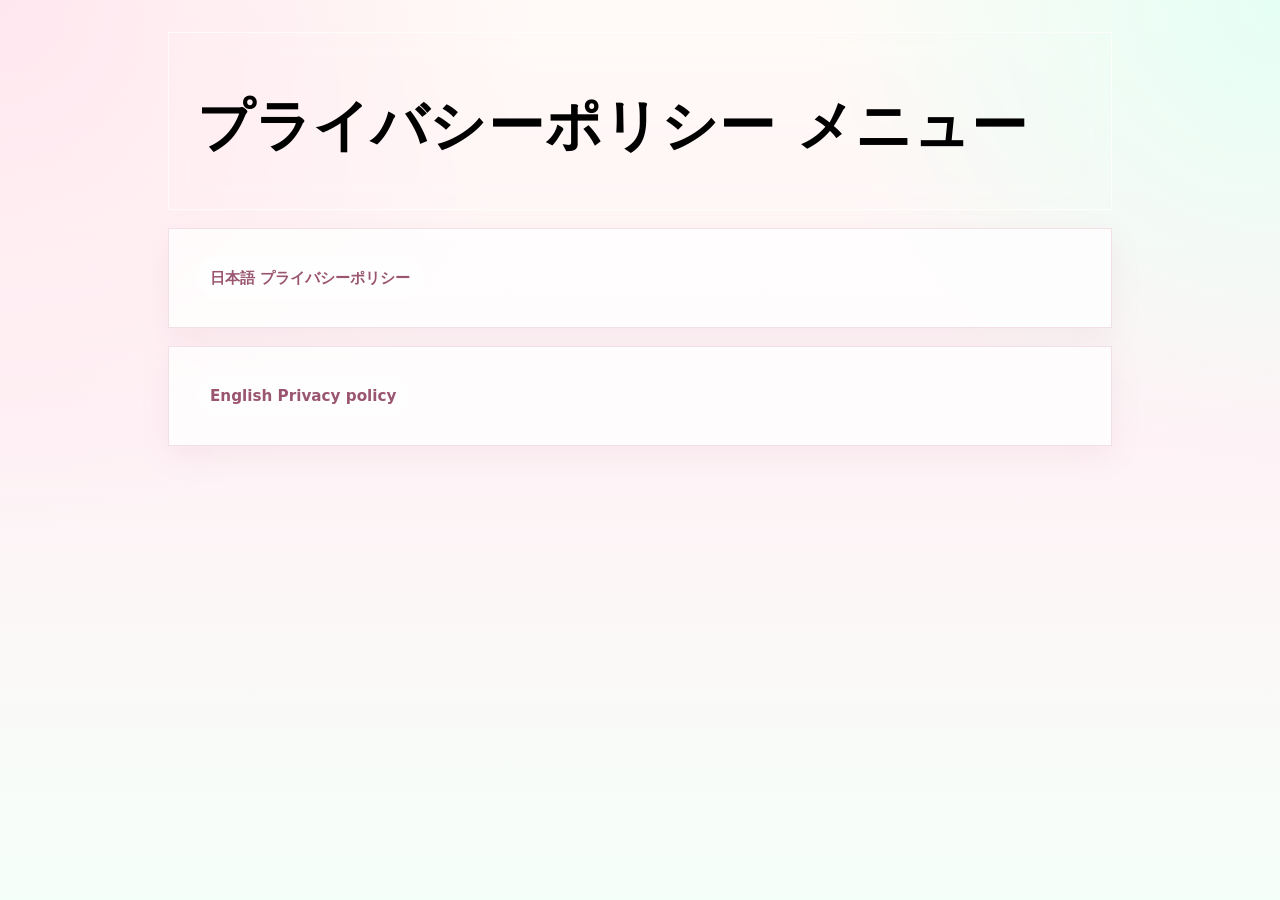
<file: index.html>
<!doctype html>
<html lang="ja">
<head>
  <meta charset="utf-8" />
  <meta name="viewport" content="width=device-width, initial-scale=1" />
  <title>プライバシーポリシー | MyTextEditer</title>
  <meta name="description" content="Androidアプリ MyTextEditer のプライバシーポリシーです。" />
  <link rel="stylesheet" href="style.css"></link>
</head>
<body>
  <div class="page">
    <header class="hero">
      <h1>プライバシーポリシー メニュー</h1>
    </header>
    <section>
      <a class="lang-link" href="./policy_jp.html" lang="ja">日本語 プライバシーポリシー</a>
    </section>
    <section>
      <a class="lang-link" href="./policy_en.html" lang="en">English Privacy policy</a>
    </section>
  </div>
</body>
</file>
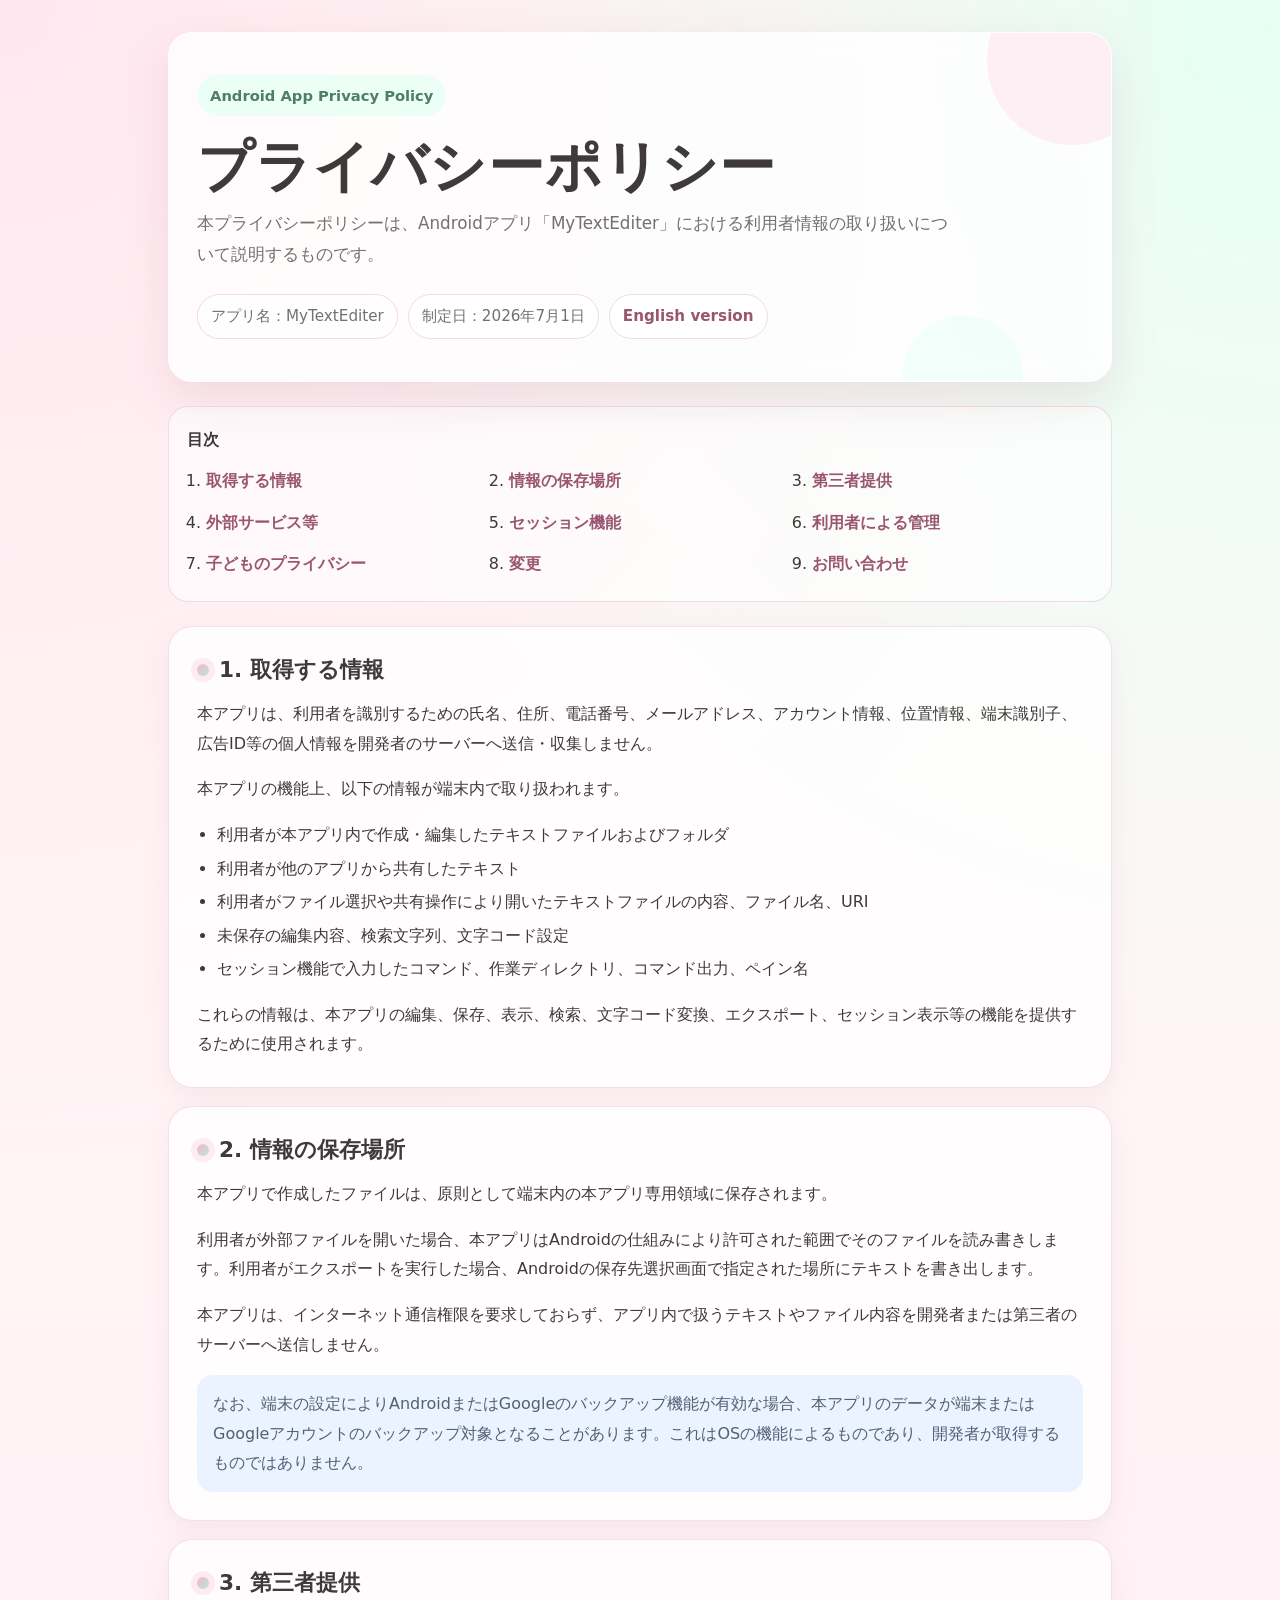
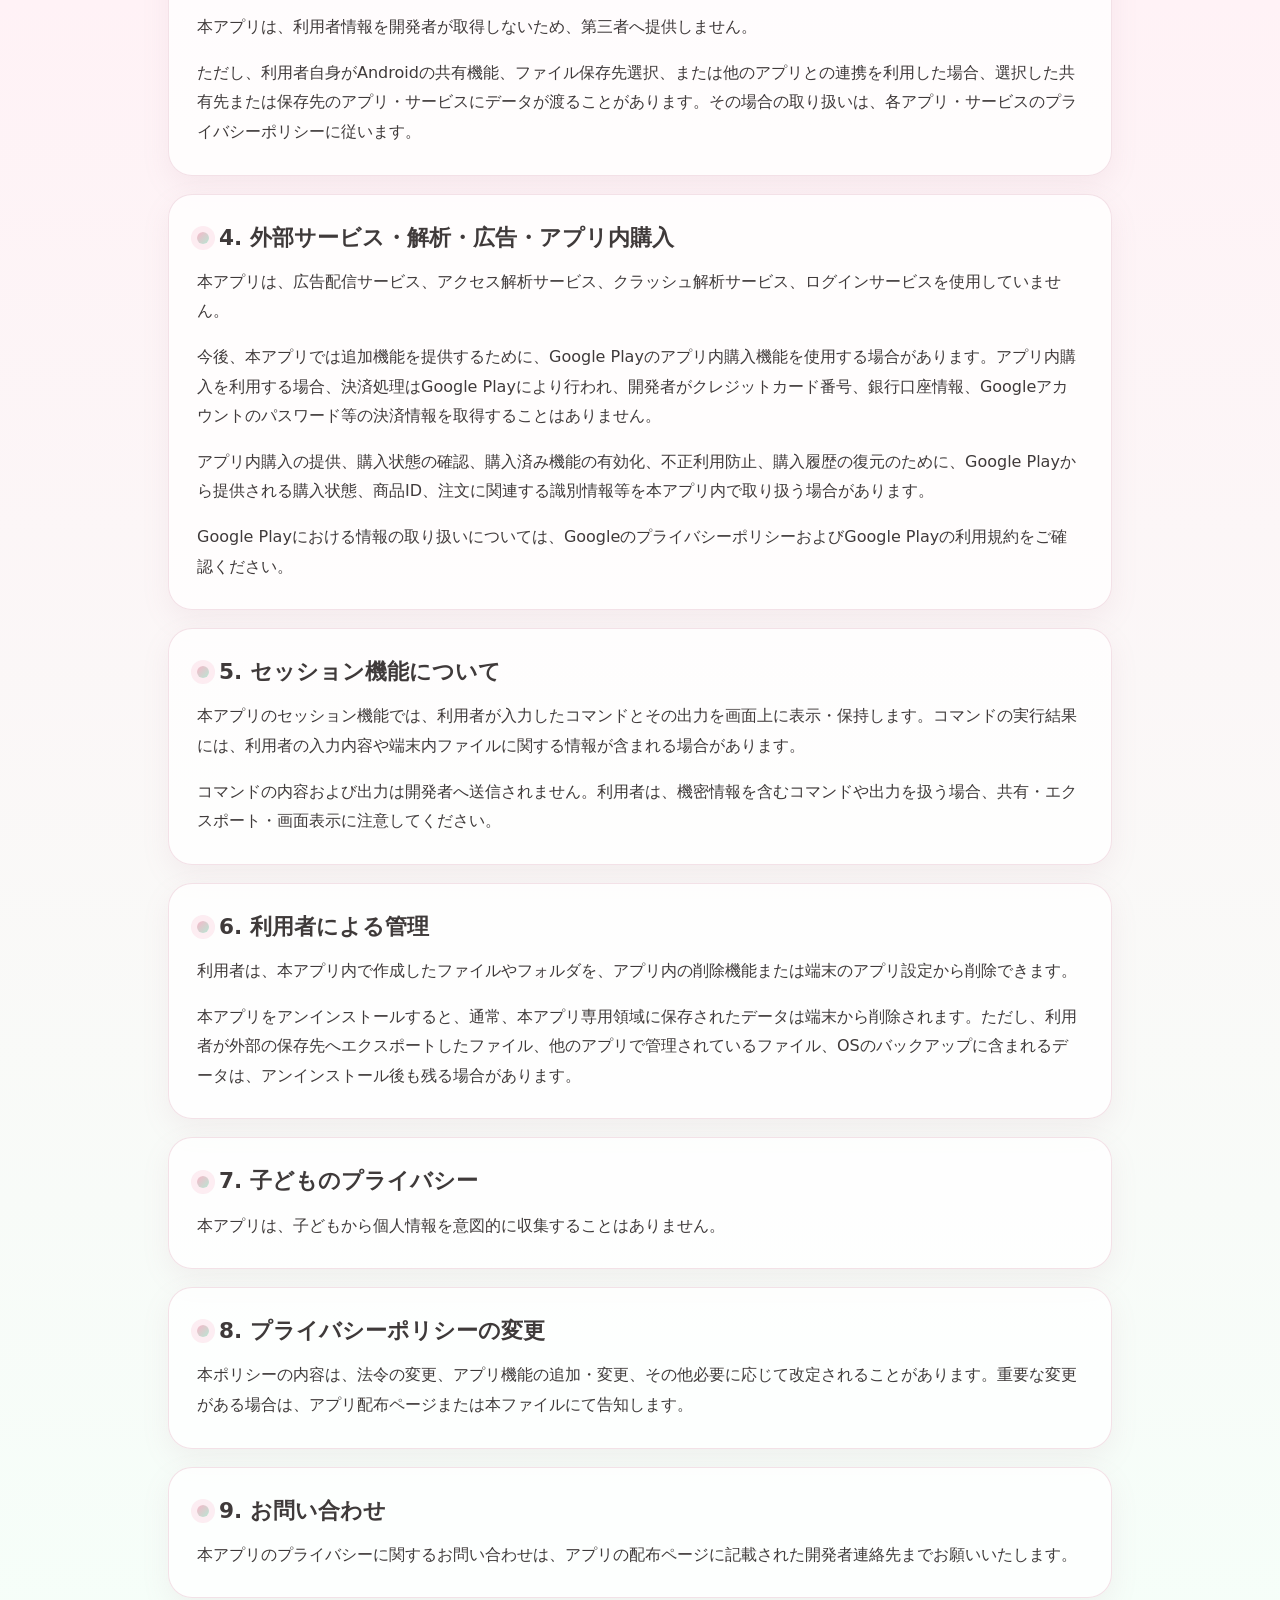
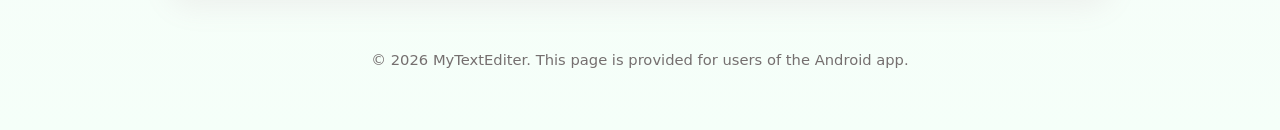
<file: Index.html>
<!doctype html>
<html lang="ja">
<head>
  <meta charset="utf-8" />
  <meta name="viewport" content="width=device-width, initial-scale=1" />
  <title>プライバシーポリシー | MyTextEditer</title>
  <meta name="description" content="Androidアプリ MyTextEditer のプライバシーポリシーです。" />
  <style>
    :root {
      --bg: #fffaf7;
      --card: #ffffffcc;
      --text: #3f3a3a;
      --muted: #756f6f;
      --main: #f7b7c9;
      --main-soft: #ffe7ef;
      --accent: #b8e6d3;
      --accent-soft: #ecfff7;
      --blue-soft: #eaf3ff;
      --line: #f0d9e1;
      --shadow: 0 18px 45px rgba(177, 126, 143, 0.18);
      --radius: 24px;
    }

    * {
      box-sizing: border-box;
    }

    body {
      margin: 0;
      font-family: system-ui, -apple-system, BlinkMacSystemFont, "Segoe UI", sans-serif;
      line-height: 1.85;
      color: var(--text);
      background:
        radial-gradient(circle at top left, #ffe7ef 0, transparent 34%),
        radial-gradient(circle at top right, #e5fff4 0, transparent 30%),
        linear-gradient(180deg, #fffaf7 0%, #fff2f6 48%, #f5fff9 100%);
      min-height: 100vh;
    }

    a {
      color: #9a5670;
      text-decoration: none;
      font-weight: 700;
    }

    a:hover {
      text-decoration: underline;
    }

    .page {
      width: min(100%, 980px);
      margin: 0 auto;
      padding: 32px 18px 56px;
    }

    .hero {
      position: relative;
      overflow: hidden;
      padding: 42px 28px;
      border: 1px solid rgba(255, 255, 255, 0.7);
      border-radius: var(--radius);
      background: var(--card);
      box-shadow: var(--shadow);
      backdrop-filter: blur(12px);
    }

    .hero::before,
    .hero::after {
      content: "";
      position: absolute;
      border-radius: 999px;
      opacity: 0.65;
      pointer-events: none;
    }

    .hero::before {
      width: 170px;
      height: 170px;
      right: -46px;
      top: -58px;
      background: var(--main-soft);
    }

    .hero::after {
      width: 120px;
      height: 120px;
      right: 88px;
      bottom: -54px;
      background: var(--accent-soft);
    }

    .badge {
      display: inline-flex;
      align-items: center;
      gap: 8px;
      padding: 7px 13px;
      border-radius: 999px;
      background: var(--accent-soft);
      color: #4f7c6b;
      font-size: 0.92rem;
      font-weight: 700;
    }

    h1 {
      position: relative;
      margin: 18px 0 8px;
      font-size: clamp(2rem, 5vw, 3.5rem);
      line-height: 1.18;
      letter-spacing: 0.02em;
    }

    .lead {
      position: relative;
      max-width: 760px;
      margin: 0;
      color: var(--muted);
      font-size: 1.05rem;
    }

    .meta {
      display: flex;
      flex-wrap: wrap;
      gap: 10px;
      margin: 24px 0 0;
    }

    .meta span,
    .lang-link {
      display: inline-flex;
      align-items: center;
      min-height: 38px;
      padding: 7px 13px;
      border: 1px solid var(--line);
      border-radius: 999px;
      background: rgba(255, 255, 255, 0.72);
      color: var(--muted);
      font-size: 0.95rem;
    }

    .lang-link {
      color: #9a5670;
    }

    .toc {
      margin: 24px 0;
      padding: 18px;
      border-radius: 20px;
      background: rgba(255, 255, 255, 0.62);
      border: 1px solid rgba(240, 217, 225, 0.9);
    }

    .toc strong {
      display: block;
      margin-bottom: 8px;
    }

    .toc ol {
      display: grid;
      grid-template-columns: repeat(auto-fit, minmax(220px, 1fr));
      gap: 4px 22px;
      margin: 0;
      padding-left: 1.2em;
    }

    main {
      margin-top: 24px;
    }

    section {
      margin: 18px 0;
      padding: 28px;
      border-radius: var(--radius);
      background: rgba(255, 255, 255, 0.78);
      border: 1px solid rgba(240, 217, 225, 0.78);
      box-shadow: 0 10px 28px rgba(177, 126, 143, 0.10);
    }

    h2 {
      display: flex;
      align-items: center;
      gap: 10px;
      margin: 0 0 14px;
      font-size: 1.35rem;
      line-height: 1.4;
    }

    h2::before {
      content: "";
      flex: 0 0 auto;
      width: 12px;
      height: 12px;
      border-radius: 50%;
      background: linear-gradient(135deg, var(--main), var(--accent));
      box-shadow: 0 0 0 6px rgba(247, 183, 201, 0.25);
    }

    p {
      margin: 0 0 1em;
    }

    p:last-child {
      margin-bottom: 0;
    }

    ul {
      margin: 0 0 1em;
      padding-left: 1.25em;
    }

    li {
      margin: 0.25em 0;
    }

    .note {
      margin-top: 12px;
      padding: 14px 16px;
      border-radius: 16px;
      background: var(--blue-soft);
      color: #526174;
    }

    footer {
      margin-top: 26px;
      padding: 22px 8px 0;
      color: var(--muted);
      text-align: center;
      font-size: 0.92rem;
    }

    @media (max-width: 640px) {
      .page {
        padding: 18px 12px 42px;
      }

      .hero,
      section {
        padding: 22px 18px;
      }

      .toc ol {
        grid-template-columns: 1fr;
      }
    }
  </style>
</head>
<body>
  <div class="page">
    <header class="hero">
      <div class="badge">Android App Privacy Policy</div>
      <h1>プライバシーポリシー</h1>
      <p class="lead">本プライバシーポリシーは、Androidアプリ「MyTextEditer」における利用者情報の取り扱いについて説明するものです。</p>
      <div class="meta" aria-label="基本情報">
        <span>アプリ名：MyTextEditer</span>
        <span>制定日：2026年7月1日</span>
        <a class="lang-link" href="./index_en.html" lang="en">English version</a>
      </div>
    </header>

    <nav class="toc" aria-label="目次">
      <strong>目次</strong>
      <ol>
        <li><a href="#section-1">取得する情報</a></li>
        <li><a href="#section-2">情報の保存場所</a></li>
        <li><a href="#section-3">第三者提供</a></li>
        <li><a href="#section-4">外部サービス等</a></li>
        <li><a href="#section-5">セッション機能</a></li>
        <li><a href="#section-6">利用者による管理</a></li>
        <li><a href="#section-7">子どものプライバシー</a></li>
        <li><a href="#section-8">変更</a></li>
        <li><a href="#section-9">お問い合わせ</a></li>
      </ol>
    </nav>

    <main>
      <section id="section-1">
        <h2>1. 取得する情報</h2>
        <p>本アプリは、利用者を識別するための氏名、住所、電話番号、メールアドレス、アカウント情報、位置情報、端末識別子、広告ID等の個人情報を開発者のサーバーへ送信・収集しません。</p>
        <p>本アプリの機能上、以下の情報が端末内で取り扱われます。</p>
        <ul>
          <li>利用者が本アプリ内で作成・編集したテキストファイルおよびフォルダ</li>
          <li>利用者が他のアプリから共有したテキスト</li>
          <li>利用者がファイル選択や共有操作により開いたテキストファイルの内容、ファイル名、URI</li>
          <li>未保存の編集内容、検索文字列、文字コード設定</li>
          <li>セッション機能で入力したコマンド、作業ディレクトリ、コマンド出力、ペイン名</li>
        </ul>
        <p>これらの情報は、本アプリの編集、保存、表示、検索、文字コード変換、エクスポート、セッション表示等の機能を提供するために使用されます。</p>
      </section>

      <section id="section-2">
        <h2>2. 情報の保存場所</h2>
        <p>本アプリで作成したファイルは、原則として端末内の本アプリ専用領域に保存されます。</p>
        <p>利用者が外部ファイルを開いた場合、本アプリはAndroidの仕組みにより許可された範囲でそのファイルを読み書きします。利用者がエクスポートを実行した場合、Androidの保存先選択画面で指定された場所にテキストを書き出します。</p>
        <p>本アプリは、インターネット通信権限を要求しておらず、アプリ内で扱うテキストやファイル内容を開発者または第三者のサーバーへ送信しません。</p>
        <p class="note">なお、端末の設定によりAndroidまたはGoogleのバックアップ機能が有効な場合、本アプリのデータが端末またはGoogleアカウントのバックアップ対象となることがあります。これはOSの機能によるものであり、開発者が取得するものではありません。</p>
      </section>

      <section id="section-3">
        <h2>3. 第三者提供</h2>
        <p>本アプリは、利用者情報を開発者が取得しないため、第三者へ提供しません。</p>
        <p>ただし、利用者自身がAndroidの共有機能、ファイル保存先選択、または他のアプリとの連携を利用した場合、選択した共有先または保存先のアプリ・サービスにデータが渡ることがあります。その場合の取り扱いは、各アプリ・サービスのプライバシーポリシーに従います。</p>
      </section>

      <section id="section-4">
        <h2>4. 外部サービス・解析・広告・アプリ内購入</h2>
        <p>本アプリは、広告配信サービス、アクセス解析サービス、クラッシュ解析サービス、ログインサービスを使用していません。</p>
        <p>今後、本アプリでは追加機能を提供するために、Google Playのアプリ内購入機能を使用する場合があります。アプリ内購入を利用する場合、決済処理はGoogle Playにより行われ、開発者がクレジットカード番号、銀行口座情報、Googleアカウントのパスワード等の決済情報を取得することはありません。</p>
        <p>アプリ内購入の提供、購入状態の確認、購入済み機能の有効化、不正利用防止、購入履歴の復元のために、Google Playから提供される購入状態、商品ID、注文に関連する識別情報等を本アプリ内で取り扱う場合があります。</p>
        <p>Google Playにおける情報の取り扱いについては、GoogleのプライバシーポリシーおよびGoogle Playの利用規約をご確認ください。</p>
      </section>

      <section id="section-5">
        <h2>5. セッション機能について</h2>
        <p>本アプリのセッション機能では、利用者が入力したコマンドとその出力を画面上に表示・保持します。コマンドの実行結果には、利用者の入力内容や端末内ファイルに関する情報が含まれる場合があります。</p>
        <p>コマンドの内容および出力は開発者へ送信されません。利用者は、機密情報を含むコマンドや出力を扱う場合、共有・エクスポート・画面表示に注意してください。</p>
      </section>

      <section id="section-6">
        <h2>6. 利用者による管理</h2>
        <p>利用者は、本アプリ内で作成したファイルやフォルダを、アプリ内の削除機能または端末のアプリ設定から削除できます。</p>
        <p>本アプリをアンインストールすると、通常、本アプリ専用領域に保存されたデータは端末から削除されます。ただし、利用者が外部の保存先へエクスポートしたファイル、他のアプリで管理されているファイル、OSのバックアップに含まれるデータは、アンインストール後も残る場合があります。</p>
      </section>

      <section id="section-7">
        <h2>7. 子どものプライバシー</h2>
        <p>本アプリは、子どもから個人情報を意図的に収集することはありません。</p>
      </section>

      <section id="section-8">
        <h2>8. プライバシーポリシーの変更</h2>
        <p>本ポリシーの内容は、法令の変更、アプリ機能の追加・変更、その他必要に応じて改定されることがあります。重要な変更がある場合は、アプリ配布ページまたは本ファイルにて告知します。</p>
      </section>

      <section id="section-9">
        <h2>9. お問い合わせ</h2>
        <p>本アプリのプライバシーに関するお問い合わせは、アプリの配布ページに記載された開発者連絡先までお願いいたします。</p>
      </section>
    </main>

    <footer>
      <p>&copy; 2026 MyTextEditer. This page is provided for users of the Android app.</p>
    </footer>
  </div>
</body>
</html>
</file>
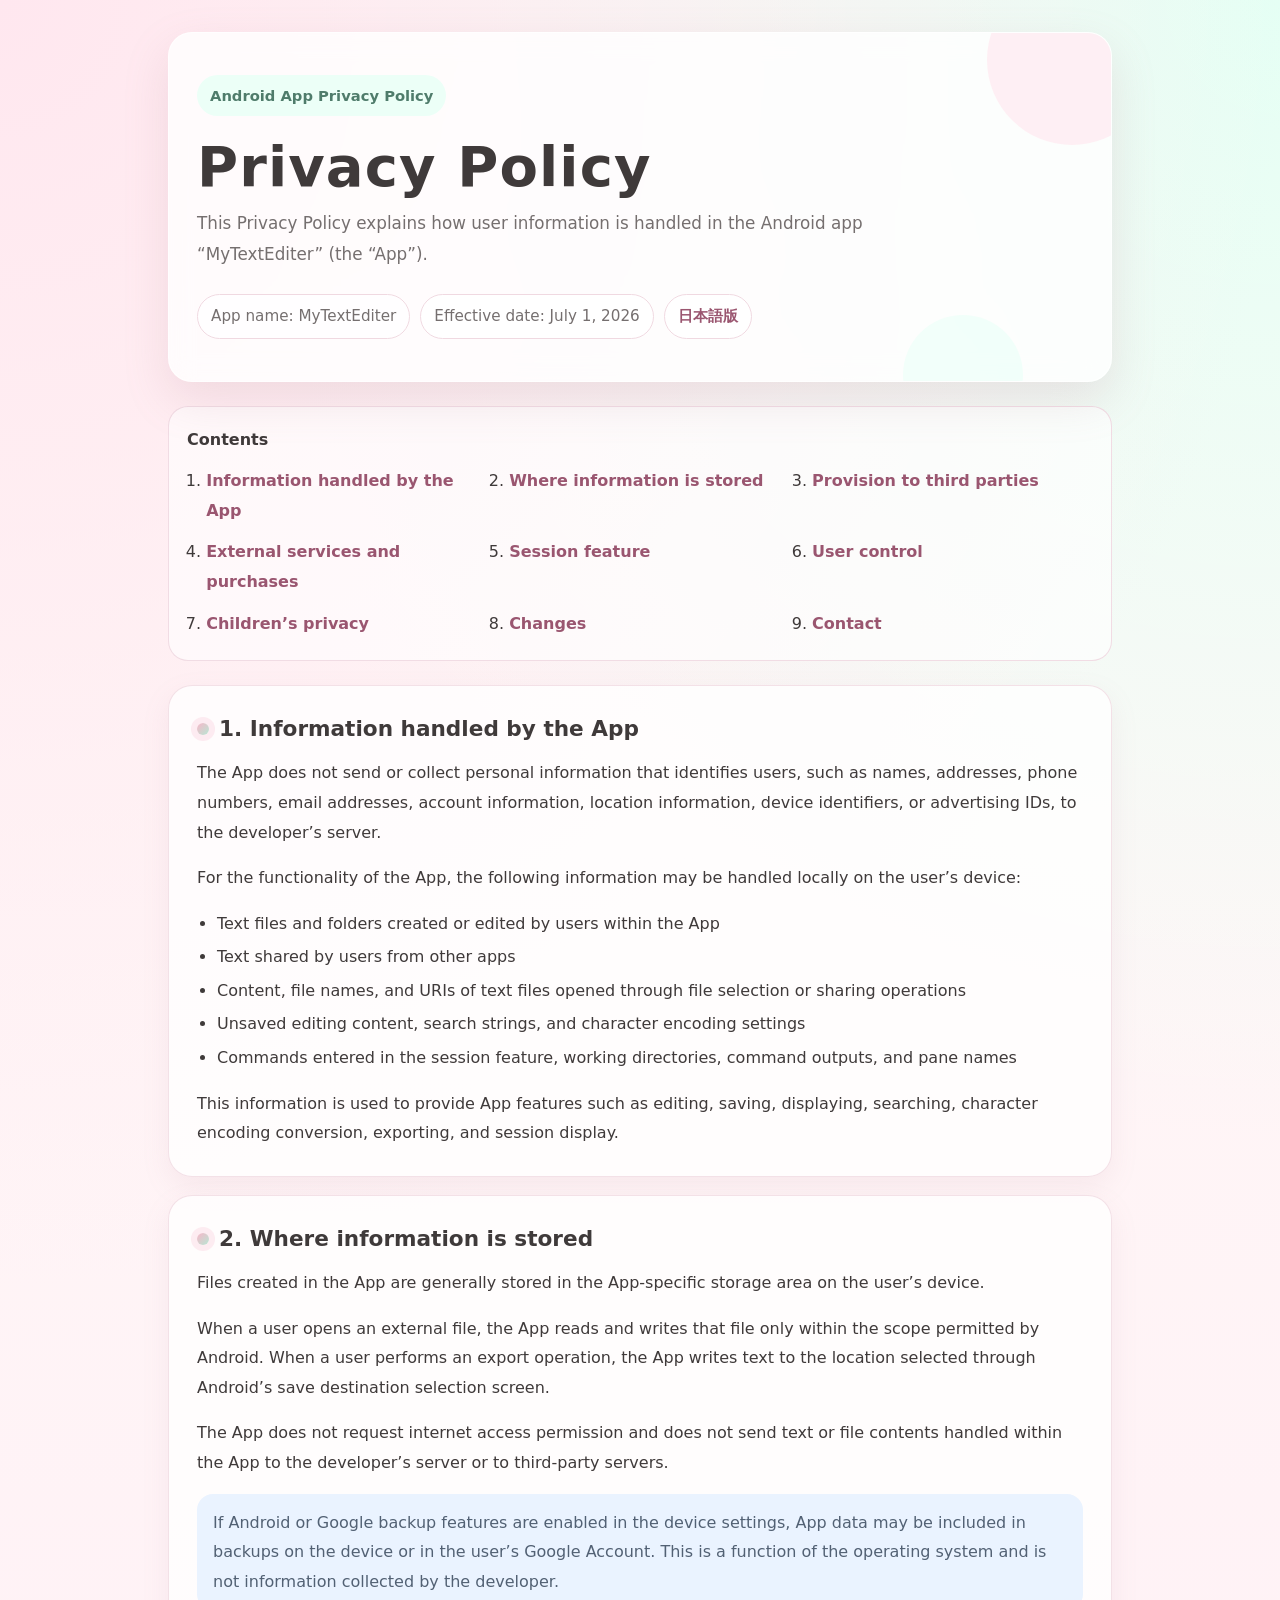
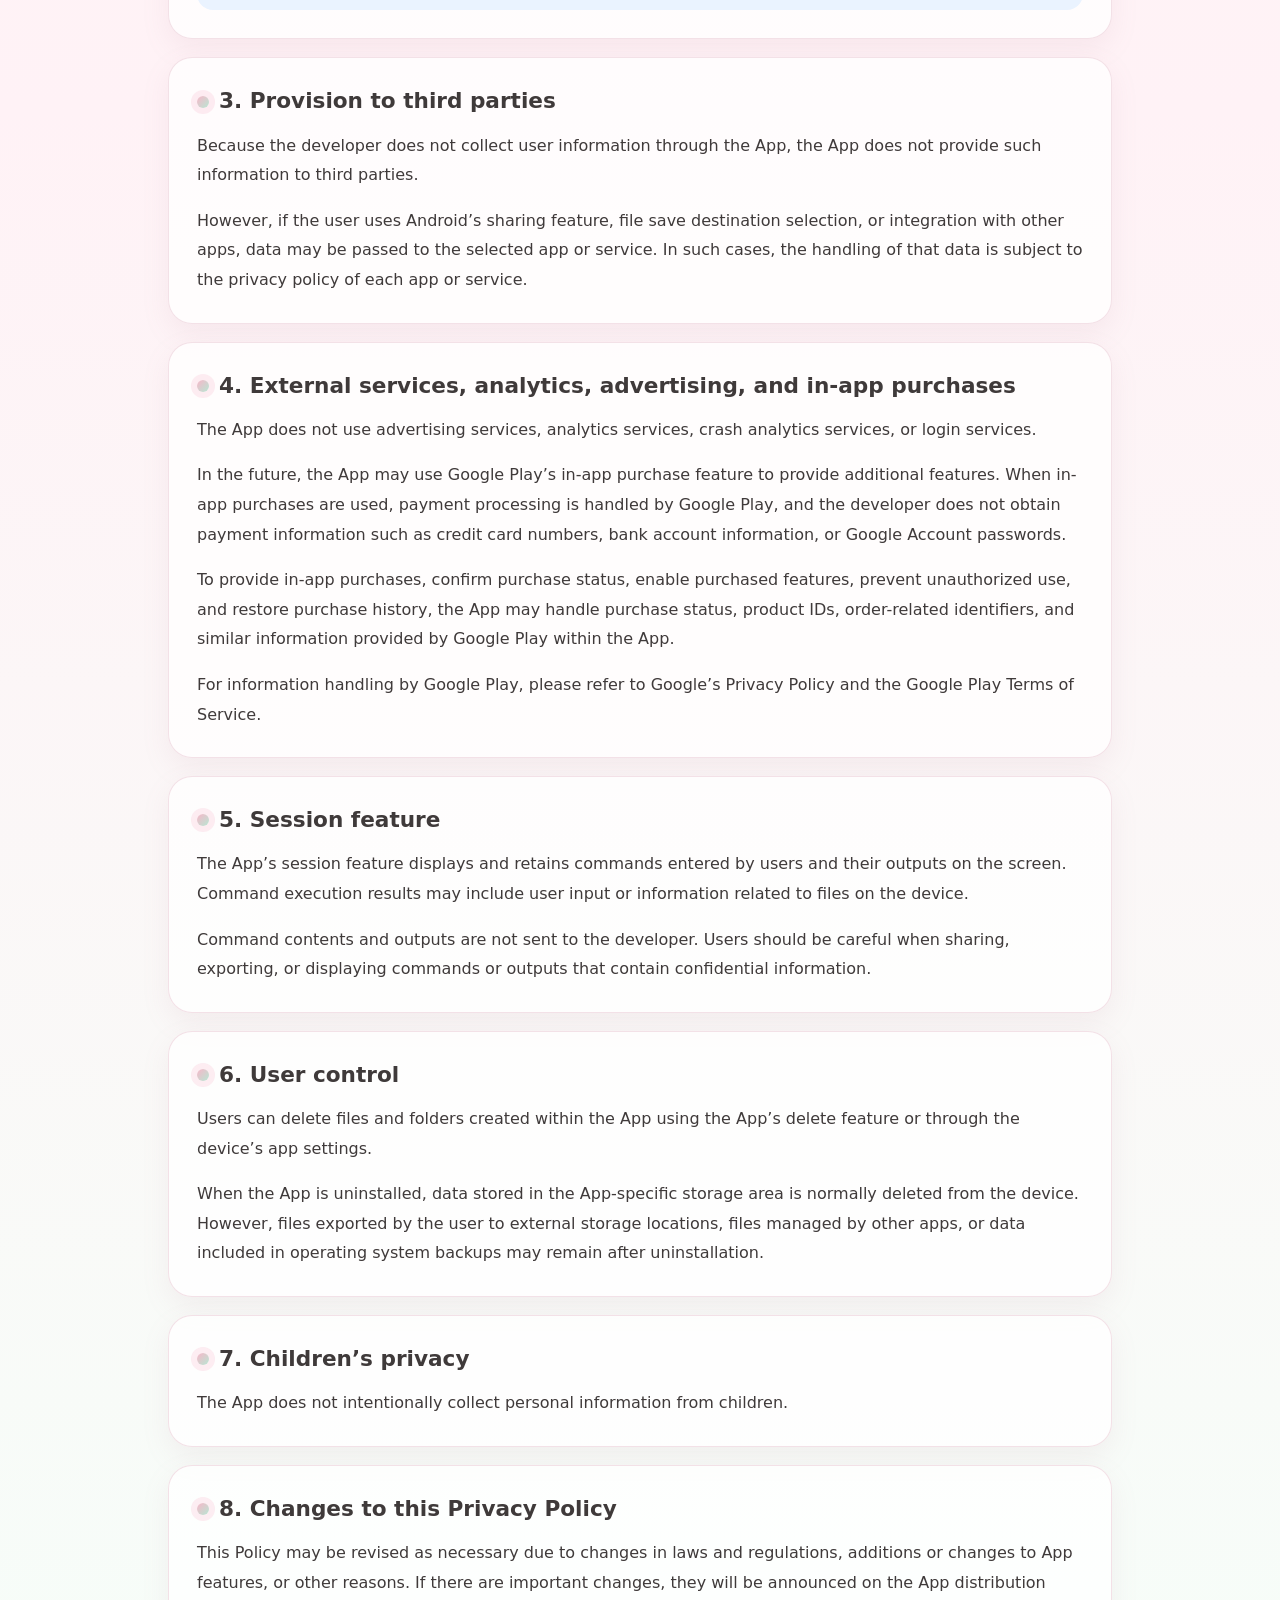
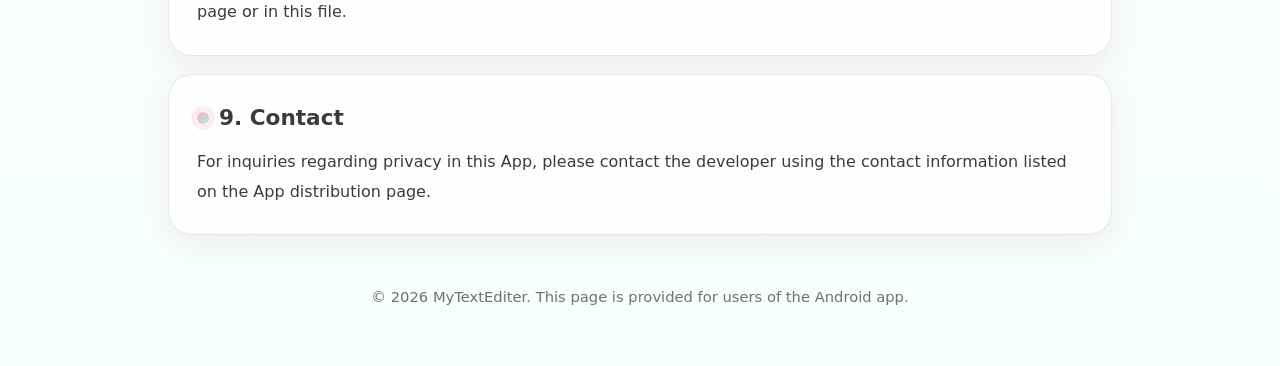
<file: index_en.html>
<!doctype html>
<html lang="en">
<head>
  <meta charset="utf-8" />
  <meta name="viewport" content="width=device-width, initial-scale=1" />
  <title>Privacy Policy | MyTextEditer</title>
  <meta name="description" content="Privacy Policy for the Android app MyTextEditer." />
  <style>
    :root {
      --bg: #fffaf7;
      --card: #ffffffcc;
      --text: #3f3a3a;
      --muted: #756f6f;
      --main: #f7b7c9;
      --main-soft: #ffe7ef;
      --accent: #b8e6d3;
      --accent-soft: #ecfff7;
      --blue-soft: #eaf3ff;
      --line: #f0d9e1;
      --shadow: 0 18px 45px rgba(177, 126, 143, 0.18);
      --radius: 24px;
    }

    * { box-sizing: border-box; }

    body {
      margin: 0;
      font-family: system-ui, -apple-system, BlinkMacSystemFont, "Segoe UI", sans-serif;
      line-height: 1.85;
      color: var(--text);
      background:
        radial-gradient(circle at top left, #ffe7ef 0, transparent 34%),
        radial-gradient(circle at top right, #e5fff4 0, transparent 30%),
        linear-gradient(180deg, #fffaf7 0%, #fff2f6 48%, #f5fff9 100%);
      min-height: 100vh;
    }

    a {
      color: #9a5670;
      text-decoration: none;
      font-weight: 700;
    }

    a:hover { text-decoration: underline; }

    .page {
      width: min(100%, 980px);
      margin: 0 auto;
      padding: 32px 18px 56px;
    }

    .hero {
      position: relative;
      overflow: hidden;
      padding: 42px 28px;
      border: 1px solid rgba(255, 255, 255, 0.7);
      border-radius: var(--radius);
      background: var(--card);
      box-shadow: var(--shadow);
      backdrop-filter: blur(12px);
    }

    .hero::before,
    .hero::after {
      content: "";
      position: absolute;
      border-radius: 999px;
      opacity: 0.65;
      pointer-events: none;
    }

    .hero::before {
      width: 170px;
      height: 170px;
      right: -46px;
      top: -58px;
      background: var(--main-soft);
    }

    .hero::after {
      width: 120px;
      height: 120px;
      right: 88px;
      bottom: -54px;
      background: var(--accent-soft);
    }

    .badge {
      display: inline-flex;
      align-items: center;
      gap: 8px;
      padding: 7px 13px;
      border-radius: 999px;
      background: var(--accent-soft);
      color: #4f7c6b;
      font-size: 0.92rem;
      font-weight: 700;
    }

    h1 {
      position: relative;
      margin: 18px 0 8px;
      font-size: clamp(2rem, 5vw, 3.5rem);
      line-height: 1.18;
      letter-spacing: 0.02em;
    }

    .lead {
      position: relative;
      max-width: 760px;
      margin: 0;
      color: var(--muted);
      font-size: 1.05rem;
    }

    .meta {
      display: flex;
      flex-wrap: wrap;
      gap: 10px;
      margin: 24px 0 0;
    }

    .meta span,
    .lang-link {
      display: inline-flex;
      align-items: center;
      min-height: 38px;
      padding: 7px 13px;
      border: 1px solid var(--line);
      border-radius: 999px;
      background: rgba(255, 255, 255, 0.72);
      color: var(--muted);
      font-size: 0.95rem;
    }

    .lang-link { color: #9a5670; }

    .toc {
      margin: 24px 0;
      padding: 18px;
      border-radius: 20px;
      background: rgba(255, 255, 255, 0.62);
      border: 1px solid rgba(240, 217, 225, 0.9);
    }

    .toc strong {
      display: block;
      margin-bottom: 8px;
    }

    .toc ol {
      display: grid;
      grid-template-columns: repeat(auto-fit, minmax(220px, 1fr));
      gap: 4px 22px;
      margin: 0;
      padding-left: 1.2em;
    }

    main { margin-top: 24px; }

    section {
      margin: 18px 0;
      padding: 28px;
      border-radius: var(--radius);
      background: rgba(255, 255, 255, 0.78);
      border: 1px solid rgba(240, 217, 225, 0.78);
      box-shadow: 0 10px 28px rgba(177, 126, 143, 0.10);
    }

    h2 {
      display: flex;
      align-items: center;
      gap: 10px;
      margin: 0 0 14px;
      font-size: 1.35rem;
      line-height: 1.4;
    }

    h2::before {
      content: "";
      flex: 0 0 auto;
      width: 12px;
      height: 12px;
      border-radius: 50%;
      background: linear-gradient(135deg, var(--main), var(--accent));
      box-shadow: 0 0 0 6px rgba(247, 183, 201, 0.25);
    }

    p { margin: 0 0 1em; }
    p:last-child { margin-bottom: 0; }
    ul { margin: 0 0 1em; padding-left: 1.25em; }
    li { margin: 0.25em 0; }

    .note {
      margin-top: 12px;
      padding: 14px 16px;
      border-radius: 16px;
      background: var(--blue-soft);
      color: #526174;
    }

    footer {
      margin-top: 26px;
      padding: 22px 8px 0;
      color: var(--muted);
      text-align: center;
      font-size: 0.92rem;
    }

    @media (max-width: 640px) {
      .page { padding: 18px 12px 42px; }
      .hero, section { padding: 22px 18px; }
      .toc ol { grid-template-columns: 1fr; }
    }
  </style>
</head>
<body>
  <div class="page">
    <header class="hero">
      <div class="badge">Android App Privacy Policy</div>
      <h1>Privacy Policy</h1>
      <p class="lead">This Privacy Policy explains how user information is handled in the Android app “MyTextEditer” (the “App”).</p>
      <div class="meta" aria-label="Basic information">
        <span>App name: MyTextEditer</span>
        <span>Effective date: July 1, 2026</span>
        <a class="lang-link" href="./index.html" lang="ja">日本語版</a>
      </div>
    </header>

    <nav class="toc" aria-label="Table of contents">
      <strong>Contents</strong>
      <ol>
        <li><a href="#section-1">Information handled by the App</a></li>
        <li><a href="#section-2">Where information is stored</a></li>
        <li><a href="#section-3">Provision to third parties</a></li>
        <li><a href="#section-4">External services and purchases</a></li>
        <li><a href="#section-5">Session feature</a></li>
        <li><a href="#section-6">User control</a></li>
        <li><a href="#section-7">Children’s privacy</a></li>
        <li><a href="#section-8">Changes</a></li>
        <li><a href="#section-9">Contact</a></li>
      </ol>
    </nav>

    <main>
      <section id="section-1">
        <h2>1. Information handled by the App</h2>
        <p>The App does not send or collect personal information that identifies users, such as names, addresses, phone numbers, email addresses, account information, location information, device identifiers, or advertising IDs, to the developer’s server.</p>
        <p>For the functionality of the App, the following information may be handled locally on the user’s device:</p>
        <ul>
          <li>Text files and folders created or edited by users within the App</li>
          <li>Text shared by users from other apps</li>
          <li>Content, file names, and URIs of text files opened through file selection or sharing operations</li>
          <li>Unsaved editing content, search strings, and character encoding settings</li>
          <li>Commands entered in the session feature, working directories, command outputs, and pane names</li>
        </ul>
        <p>This information is used to provide App features such as editing, saving, displaying, searching, character encoding conversion, exporting, and session display.</p>
      </section>

      <section id="section-2">
        <h2>2. Where information is stored</h2>
        <p>Files created in the App are generally stored in the App-specific storage area on the user’s device.</p>
        <p>When a user opens an external file, the App reads and writes that file only within the scope permitted by Android. When a user performs an export operation, the App writes text to the location selected through Android’s save destination selection screen.</p>
        <p>The App does not request internet access permission and does not send text or file contents handled within the App to the developer’s server or to third-party servers.</p>
        <p class="note">If Android or Google backup features are enabled in the device settings, App data may be included in backups on the device or in the user’s Google Account. This is a function of the operating system and is not information collected by the developer.</p>
      </section>

      <section id="section-3">
        <h2>3. Provision to third parties</h2>
        <p>Because the developer does not collect user information through the App, the App does not provide such information to third parties.</p>
        <p>However, if the user uses Android’s sharing feature, file save destination selection, or integration with other apps, data may be passed to the selected app or service. In such cases, the handling of that data is subject to the privacy policy of each app or service.</p>
      </section>

      <section id="section-4">
        <h2>4. External services, analytics, advertising, and in-app purchases</h2>
        <p>The App does not use advertising services, analytics services, crash analytics services, or login services.</p>
        <p>In the future, the App may use Google Play’s in-app purchase feature to provide additional features. When in-app purchases are used, payment processing is handled by Google Play, and the developer does not obtain payment information such as credit card numbers, bank account information, or Google Account passwords.</p>
        <p>To provide in-app purchases, confirm purchase status, enable purchased features, prevent unauthorized use, and restore purchase history, the App may handle purchase status, product IDs, order-related identifiers, and similar information provided by Google Play within the App.</p>
        <p>For information handling by Google Play, please refer to Google’s Privacy Policy and the Google Play Terms of Service.</p>
      </section>

      <section id="section-5">
        <h2>5. Session feature</h2>
        <p>The App’s session feature displays and retains commands entered by users and their outputs on the screen. Command execution results may include user input or information related to files on the device.</p>
        <p>Command contents and outputs are not sent to the developer. Users should be careful when sharing, exporting, or displaying commands or outputs that contain confidential information.</p>
      </section>

      <section id="section-6">
        <h2>6. User control</h2>
        <p>Users can delete files and folders created within the App using the App’s delete feature or through the device’s app settings.</p>
        <p>When the App is uninstalled, data stored in the App-specific storage area is normally deleted from the device. However, files exported by the user to external storage locations, files managed by other apps, or data included in operating system backups may remain after uninstallation.</p>
      </section>

      <section id="section-7">
        <h2>7. Children’s privacy</h2>
        <p>The App does not intentionally collect personal information from children.</p>
      </section>

      <section id="section-8">
        <h2>8. Changes to this Privacy Policy</h2>
        <p>This Policy may be revised as necessary due to changes in laws and regulations, additions or changes to App features, or other reasons. If there are important changes, they will be announced on the App distribution page or in this file.</p>
      </section>

      <section id="section-9">
        <h2>9. Contact</h2>
        <p>For inquiries regarding privacy in this App, please contact the developer using the contact information listed on the App distribution page.</p>
      </section>
    </main>

    <footer>
      <p>&copy; 2026 MyTextEditer. This page is provided for users of the Android app.</p>
    </footer>
  </div>
</body>
</html>
</file>
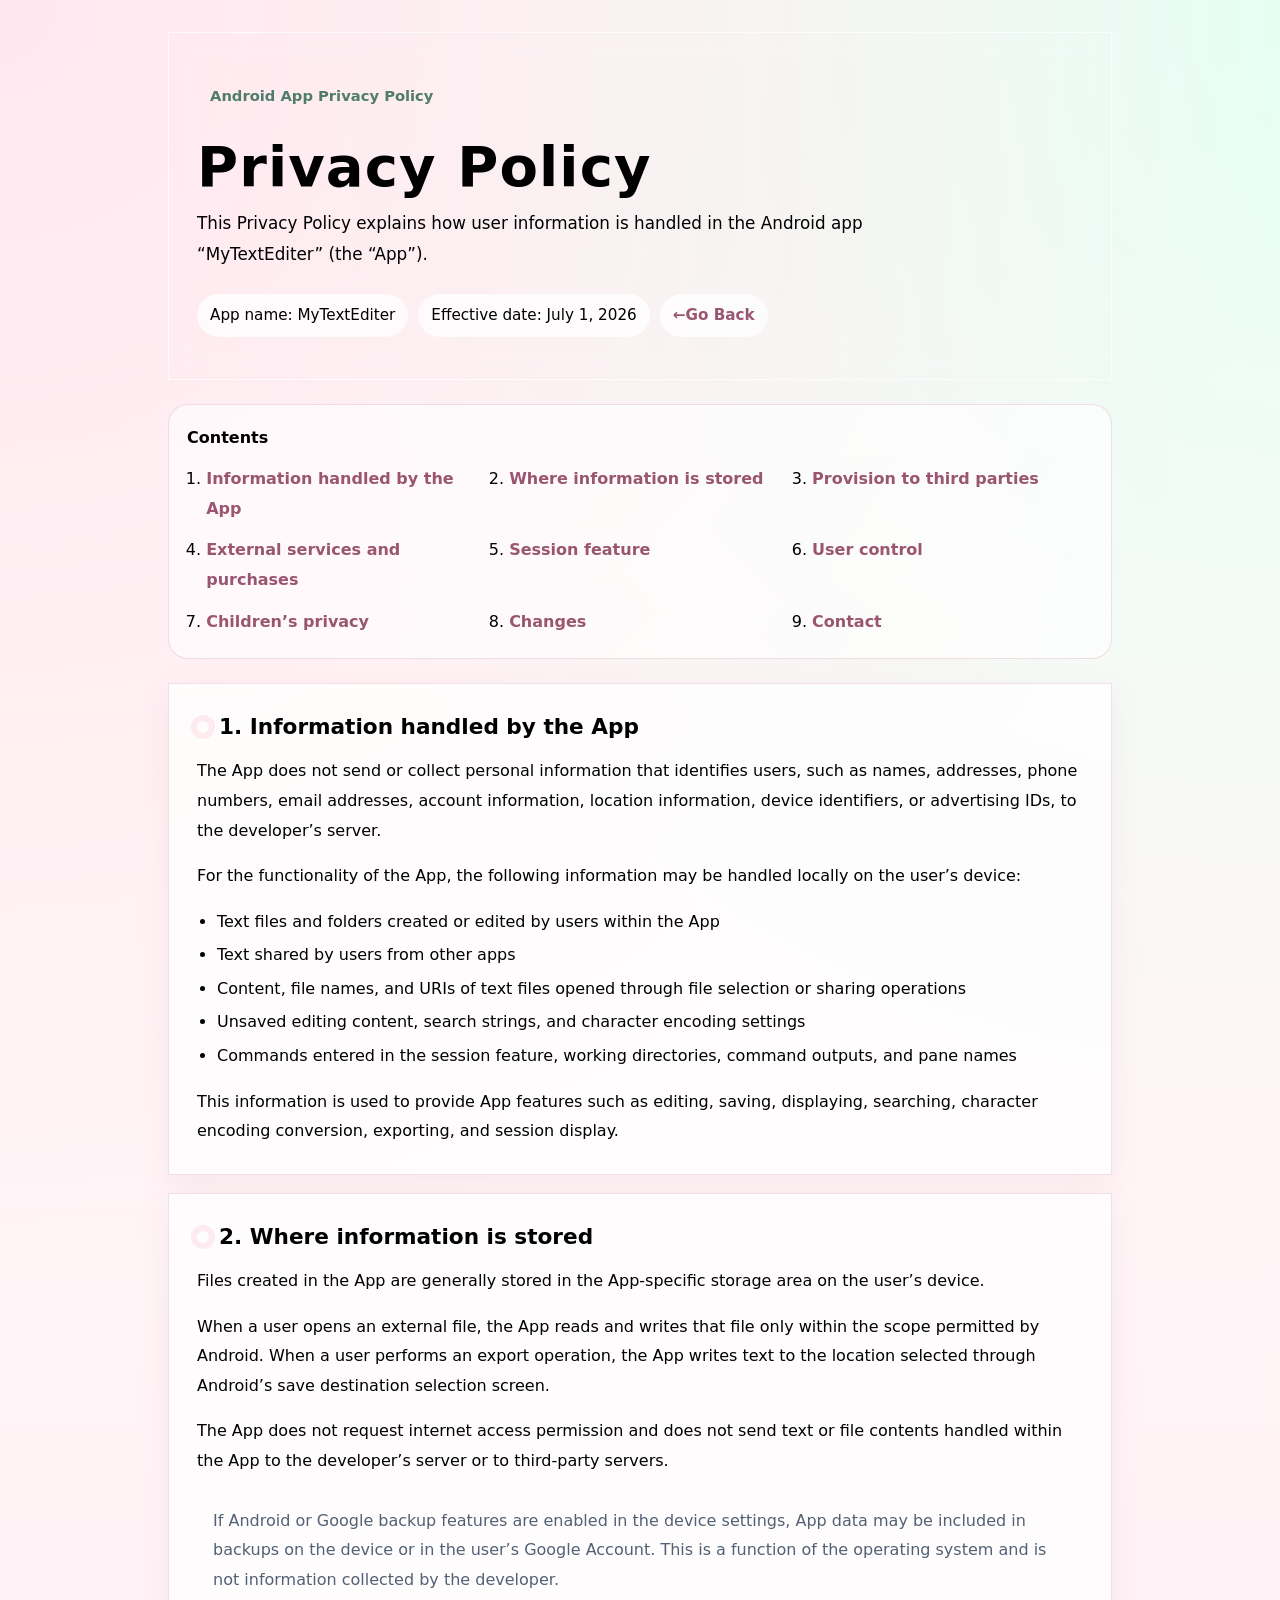
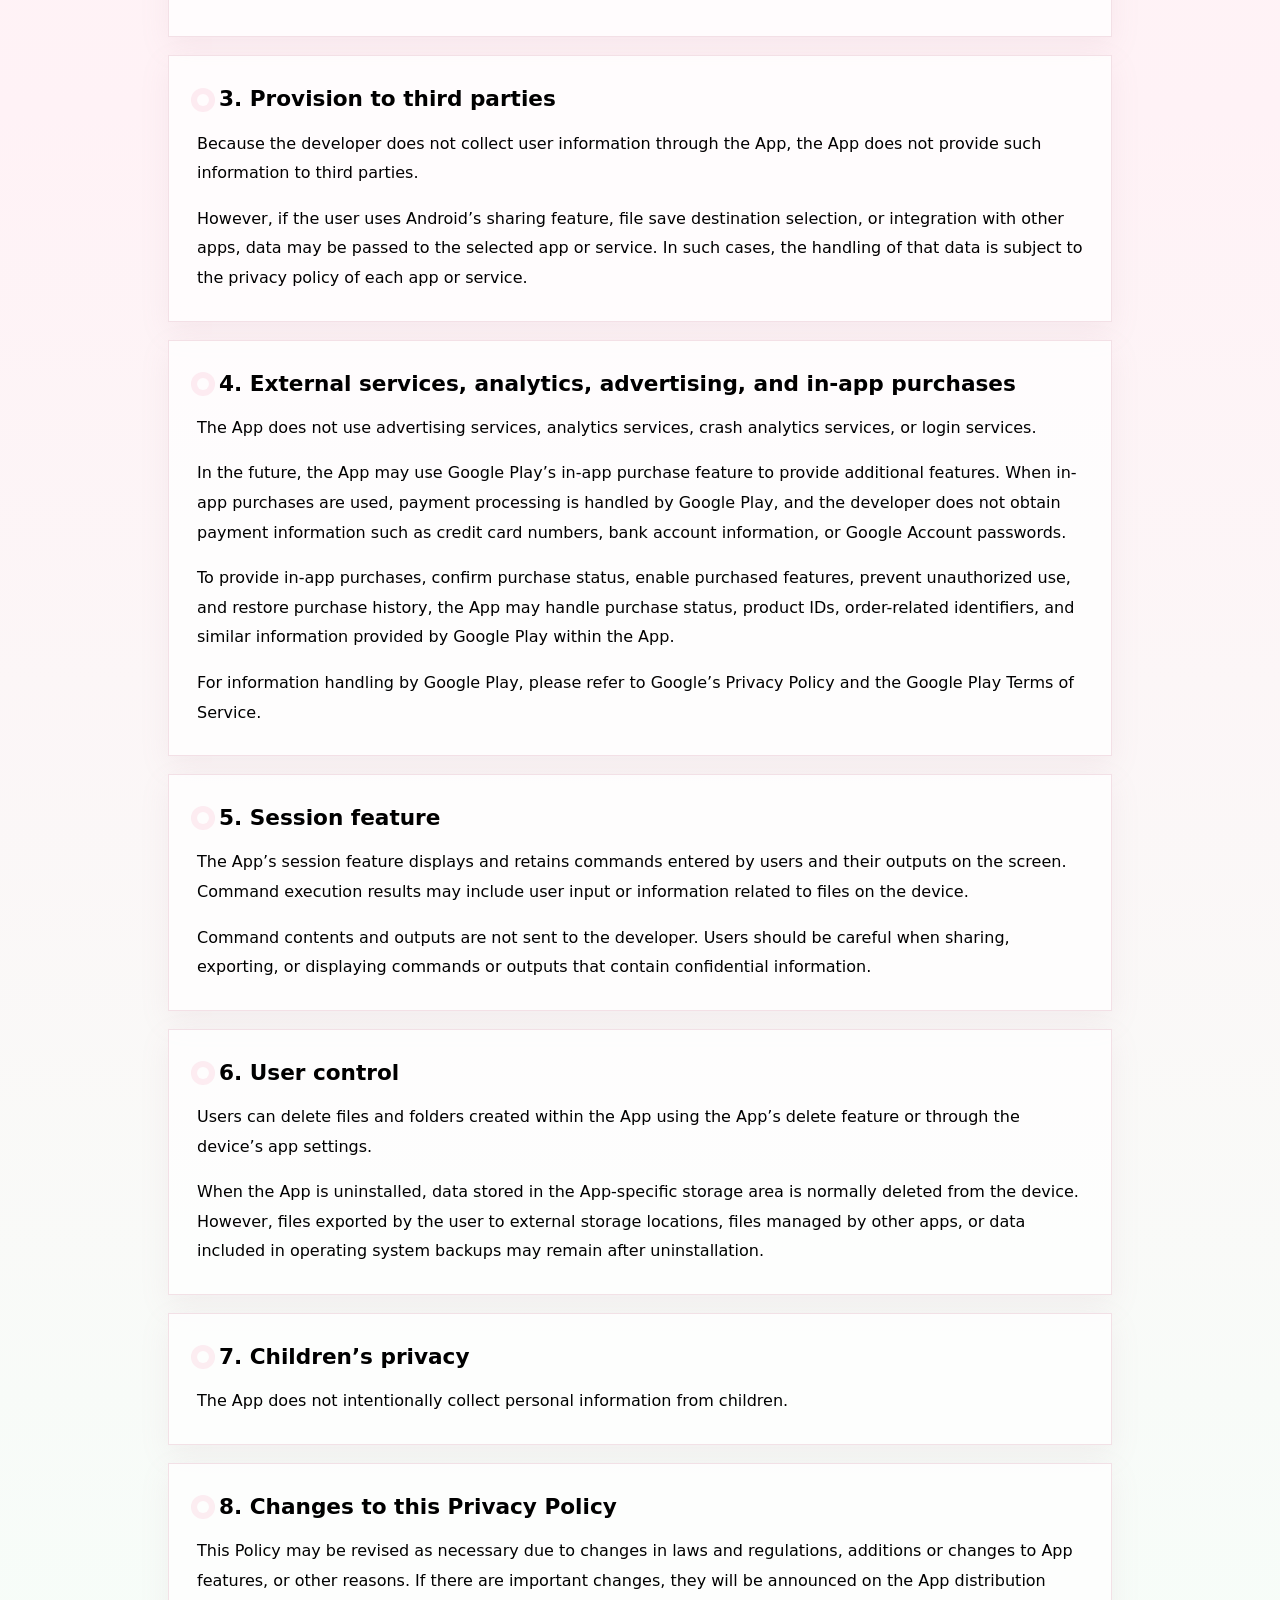
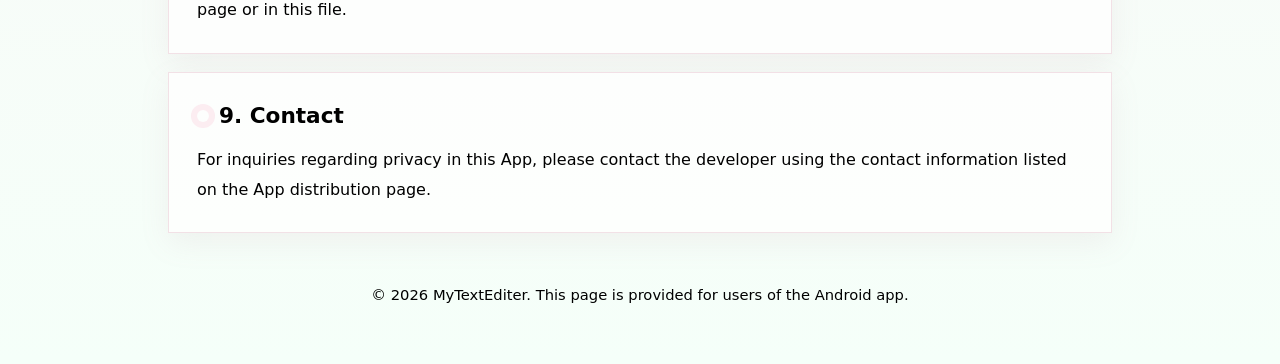
<file: policy_en.html>
<!doctype html>
<html lang="en">
<head>
  <meta charset="utf-8" />
  <meta name="viewport" content="width=device-width, initial-scale=1" />
  <title>Privacy Policy | MyTextEditer</title>
  <meta name="description" content="Privacy Policy for the Android app MyTextEditer." />
  <link rel="stylesheet" href="style.css"></link>
</head>
<body>
  <div class="page">
    <header class="hero">
      <div class="badge">Android App Privacy Policy</div>
      <h1>Privacy Policy</h1>
      <p class="lead">This Privacy Policy explains how user information is handled in the Android app “MyTextEditer” (the “App”).</p>
      <div class="meta" aria-label="Basic information">
        <span>App name: MyTextEditer</span>
        <span>Effective date: July 1, 2026</span>
        <a class="lang-link" href="./">←Go Back</a>
      </div>
    </header>

    <nav class="toc" aria-label="Table of contents">
      <strong>Contents</strong>
      <ol>
        <li><a href="#section-1">Information handled by the App</a></li>
        <li><a href="#section-2">Where information is stored</a></li>
        <li><a href="#section-3">Provision to third parties</a></li>
        <li><a href="#section-4">External services and purchases</a></li>
        <li><a href="#section-5">Session feature</a></li>
        <li><a href="#section-6">User control</a></li>
        <li><a href="#section-7">Children’s privacy</a></li>
        <li><a href="#section-8">Changes</a></li>
        <li><a href="#section-9">Contact</a></li>
      </ol>
    </nav>

    <main>
      <section id="section-1">
        <h2>1. Information handled by the App</h2>
        <p>The App does not send or collect personal information that identifies users, such as names, addresses, phone numbers, email addresses, account information, location information, device identifiers, or advertising IDs, to the developer’s server.</p>
        <p>For the functionality of the App, the following information may be handled locally on the user’s device:</p>
        <ul>
          <li>Text files and folders created or edited by users within the App</li>
          <li>Text shared by users from other apps</li>
          <li>Content, file names, and URIs of text files opened through file selection or sharing operations</li>
          <li>Unsaved editing content, search strings, and character encoding settings</li>
          <li>Commands entered in the session feature, working directories, command outputs, and pane names</li>
        </ul>
        <p>This information is used to provide App features such as editing, saving, displaying, searching, character encoding conversion, exporting, and session display.</p>
      </section>

      <section id="section-2">
        <h2>2. Where information is stored</h2>
        <p>Files created in the App are generally stored in the App-specific storage area on the user’s device.</p>
        <p>When a user opens an external file, the App reads and writes that file only within the scope permitted by Android. When a user performs an export operation, the App writes text to the location selected through Android’s save destination selection screen.</p>
        <p>The App does not request internet access permission and does not send text or file contents handled within the App to the developer’s server or to third-party servers.</p>
        <p class="note">If Android or Google backup features are enabled in the device settings, App data may be included in backups on the device or in the user’s Google Account. This is a function of the operating system and is not information collected by the developer.</p>
      </section>

      <section id="section-3">
        <h2>3. Provision to third parties</h2>
        <p>Because the developer does not collect user information through the App, the App does not provide such information to third parties.</p>
        <p>However, if the user uses Android’s sharing feature, file save destination selection, or integration with other apps, data may be passed to the selected app or service. In such cases, the handling of that data is subject to the privacy policy of each app or service.</p>
      </section>

      <section id="section-4">
        <h2>4. External services, analytics, advertising, and in-app purchases</h2>
        <p>The App does not use advertising services, analytics services, crash analytics services, or login services.</p>
        <p>In the future, the App may use Google Play’s in-app purchase feature to provide additional features. When in-app purchases are used, payment processing is handled by Google Play, and the developer does not obtain payment information such as credit card numbers, bank account information, or Google Account passwords.</p>
        <p>To provide in-app purchases, confirm purchase status, enable purchased features, prevent unauthorized use, and restore purchase history, the App may handle purchase status, product IDs, order-related identifiers, and similar information provided by Google Play within the App.</p>
        <p>For information handling by Google Play, please refer to Google’s Privacy Policy and the Google Play Terms of Service.</p>
      </section>

      <section id="section-5">
        <h2>5. Session feature</h2>
        <p>The App’s session feature displays and retains commands entered by users and their outputs on the screen. Command execution results may include user input or information related to files on the device.</p>
        <p>Command contents and outputs are not sent to the developer. Users should be careful when sharing, exporting, or displaying commands or outputs that contain confidential information.</p>
      </section>

      <section id="section-6">
        <h2>6. User control</h2>
        <p>Users can delete files and folders created within the App using the App’s delete feature or through the device’s app settings.</p>
        <p>When the App is uninstalled, data stored in the App-specific storage area is normally deleted from the device. However, files exported by the user to external storage locations, files managed by other apps, or data included in operating system backups may remain after uninstallation.</p>
      </section>

      <section id="section-7">
        <h2>7. Children’s privacy</h2>
        <p>The App does not intentionally collect personal information from children.</p>
      </section>

      <section id="section-8">
        <h2>8. Changes to this Privacy Policy</h2>
        <p>This Policy may be revised as necessary due to changes in laws and regulations, additions or changes to App features, or other reasons. If there are important changes, they will be announced on the App distribution page or in this file.</p>
      </section>

      <section id="section-9">
        <h2>9. Contact</h2>
        <p>For inquiries regarding privacy in this App, please contact the developer using the contact information listed on the App distribution page.</p>
      </section>
    </main>

    <footer>
      <p>&copy; 2026 MyTextEditer. This page is provided for users of the Android app.</p>
    </footer>
  </div>
</body>
</html>
</file>
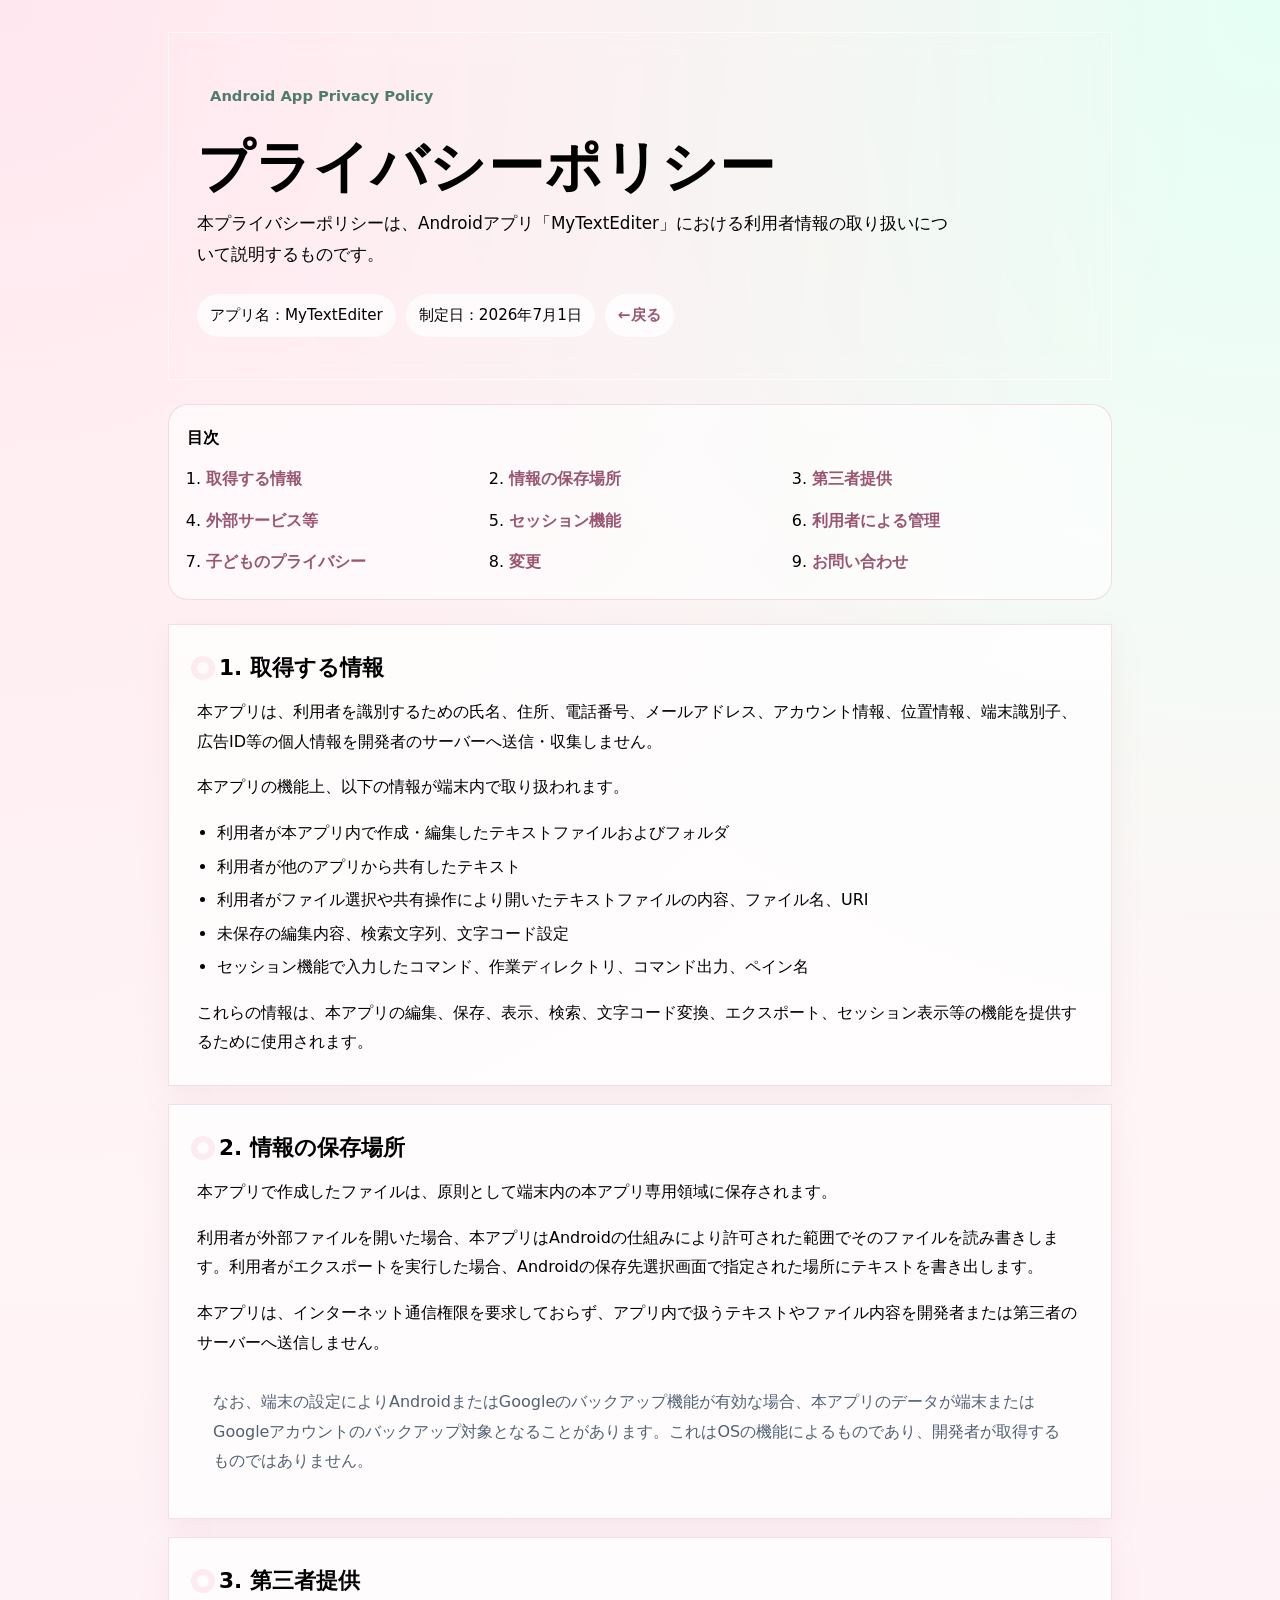
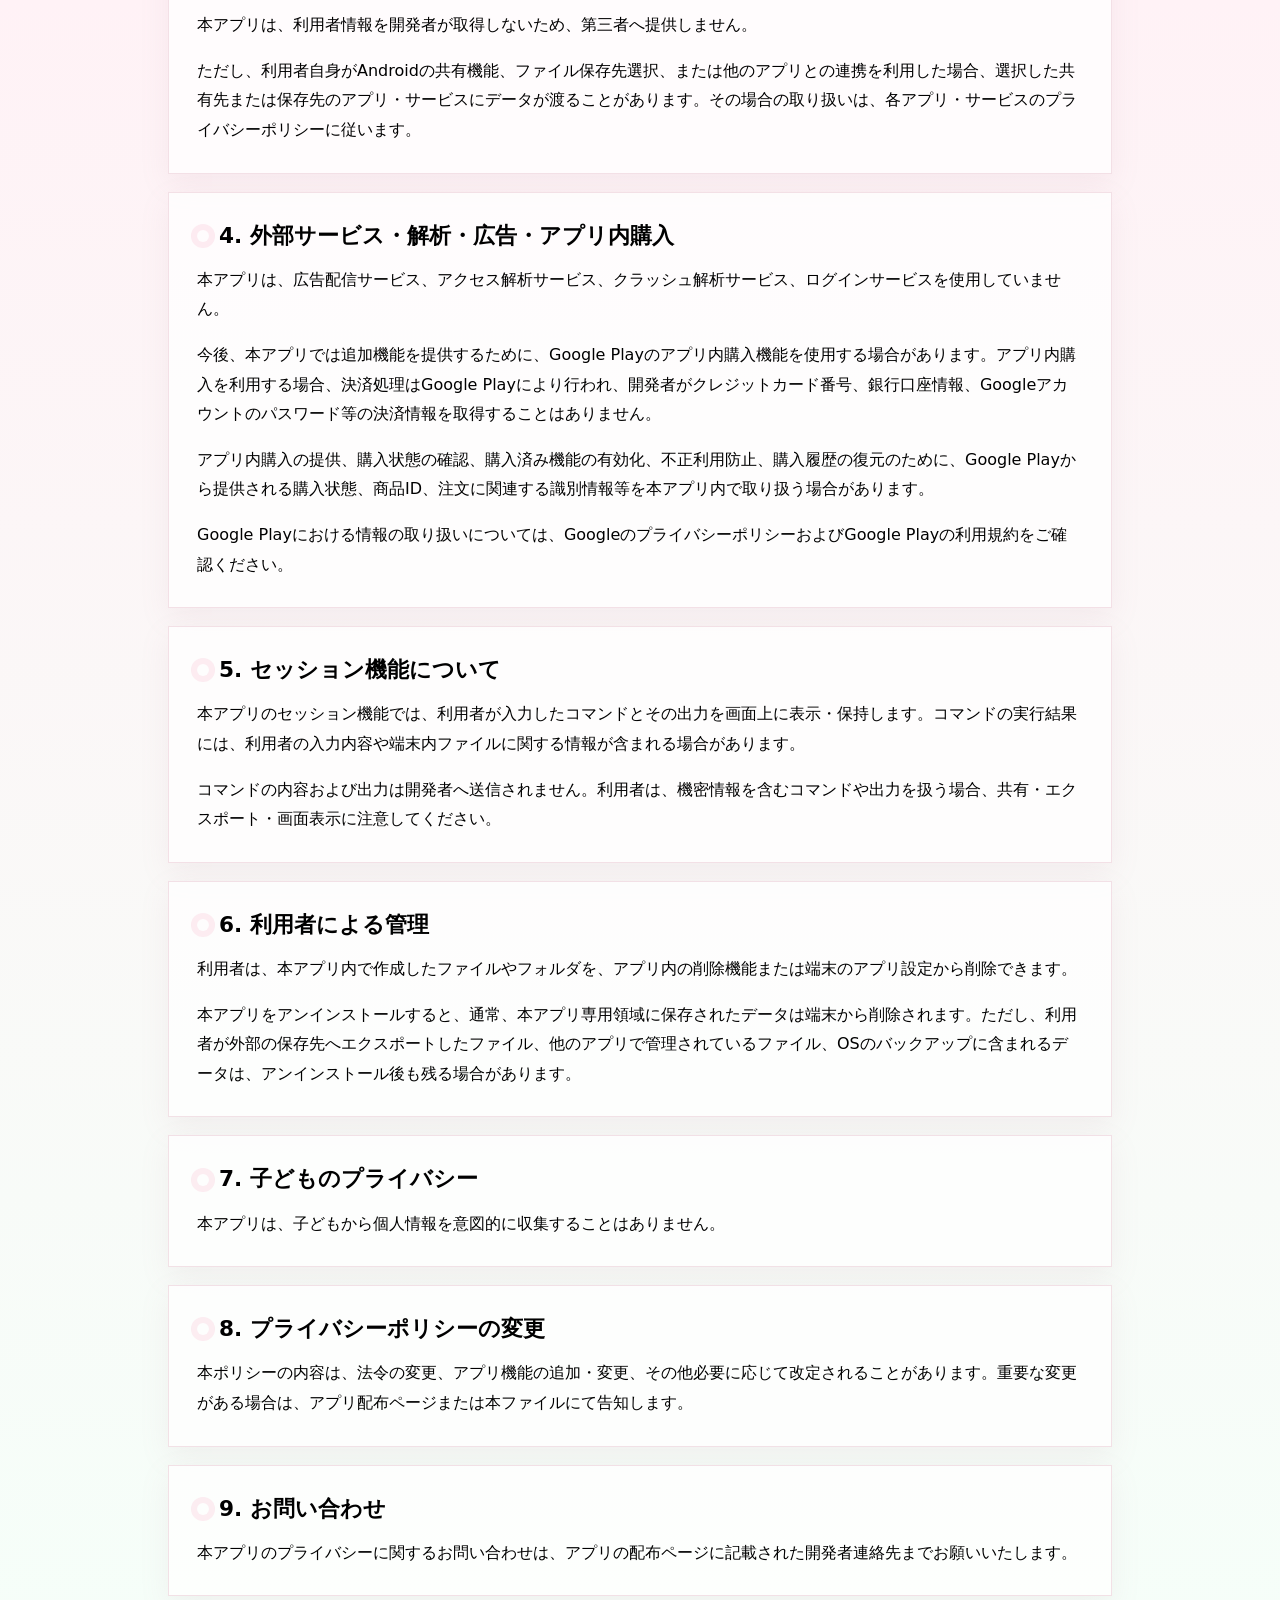
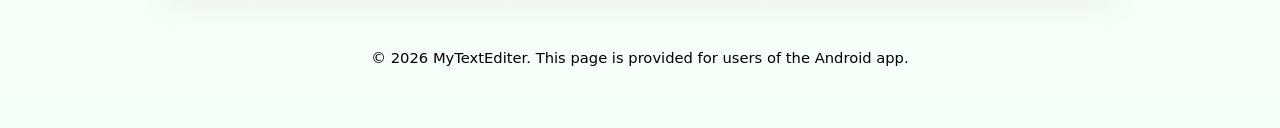
<file: policy_jp.html>
<!doctype html>
<html lang="ja">
<head>
  <meta charset="utf-8" />
  <meta name="viewport" content="width=device-width, initial-scale=1" />
  <title>プライバシーポリシー | MyTextEditer</title>
  <meta name="description" content="Androidアプリ MyTextEditer のプライバシーポリシーです。" />
  <link rel="stylesheet" href="style.css" type="text/css">
</head>
<body>
  <div class="page">
    <header class="hero">
      <div class="badge">Android App Privacy Policy</div>
      <h1>プライバシーポリシー</h1>
      <p class="lead">本プライバシーポリシーは、Androidアプリ「MyTextEditer」における利用者情報の取り扱いについて説明するものです。</p>
      <div class="meta" aria-label="基本情報">
        <span>アプリ名：MyTextEditer</span>
        <span>制定日：2026年7月1日</span>
        <a class="lang-link" href="./">←戻る</a>
      </div>
    </header>

    <nav class="toc" aria-label="目次">
      <strong>目次</strong>
      <ol>
        <li><a href="#section-1">取得する情報</a></li>
        <li><a href="#section-2">情報の保存場所</a></li>
        <li><a href="#section-3">第三者提供</a></li>
        <li><a href="#section-4">外部サービス等</a></li>
        <li><a href="#section-5">セッション機能</a></li>
        <li><a href="#section-6">利用者による管理</a></li>
        <li><a href="#section-7">子どものプライバシー</a></li>
        <li><a href="#section-8">変更</a></li>
        <li><a href="#section-9">お問い合わせ</a></li>
      </ol>
    </nav>

    <main>
      <section id="section-1">
        <h2>1. 取得する情報</h2>
        <p>本アプリは、利用者を識別するための氏名、住所、電話番号、メールアドレス、アカウント情報、位置情報、端末識別子、広告ID等の個人情報を開発者のサーバーへ送信・収集しません。</p>
        <p>本アプリの機能上、以下の情報が端末内で取り扱われます。</p>
        <ul>
          <li>利用者が本アプリ内で作成・編集したテキストファイルおよびフォルダ</li>
          <li>利用者が他のアプリから共有したテキスト</li>
          <li>利用者がファイル選択や共有操作により開いたテキストファイルの内容、ファイル名、URI</li>
          <li>未保存の編集内容、検索文字列、文字コード設定</li>
          <li>セッション機能で入力したコマンド、作業ディレクトリ、コマンド出力、ペイン名</li>
        </ul>
        <p>これらの情報は、本アプリの編集、保存、表示、検索、文字コード変換、エクスポート、セッション表示等の機能を提供するために使用されます。</p>
      </section>

      <section id="section-2">
        <h2>2. 情報の保存場所</h2>
        <p>本アプリで作成したファイルは、原則として端末内の本アプリ専用領域に保存されます。</p>
        <p>利用者が外部ファイルを開いた場合、本アプリはAndroidの仕組みにより許可された範囲でそのファイルを読み書きします。利用者がエクスポートを実行した場合、Androidの保存先選択画面で指定された場所にテキストを書き出します。</p>
        <p>本アプリは、インターネット通信権限を要求しておらず、アプリ内で扱うテキストやファイル内容を開発者または第三者のサーバーへ送信しません。</p>
        <p class="note">なお、端末の設定によりAndroidまたはGoogleのバックアップ機能が有効な場合、本アプリのデータが端末またはGoogleアカウントのバックアップ対象となることがあります。これはOSの機能によるものであり、開発者が取得するものではありません。</p>
      </section>

      <section id="section-3">
        <h2>3. 第三者提供</h2>
        <p>本アプリは、利用者情報を開発者が取得しないため、第三者へ提供しません。</p>
        <p>ただし、利用者自身がAndroidの共有機能、ファイル保存先選択、または他のアプリとの連携を利用した場合、選択した共有先または保存先のアプリ・サービスにデータが渡ることがあります。その場合の取り扱いは、各アプリ・サービスのプライバシーポリシーに従います。</p>
      </section>

      <section id="section-4">
        <h2>4. 外部サービス・解析・広告・アプリ内購入</h2>
        <p>本アプリは、広告配信サービス、アクセス解析サービス、クラッシュ解析サービス、ログインサービスを使用していません。</p>
        <p>今後、本アプリでは追加機能を提供するために、Google Playのアプリ内購入機能を使用する場合があります。アプリ内購入を利用する場合、決済処理はGoogle Playにより行われ、開発者がクレジットカード番号、銀行口座情報、Googleアカウントのパスワード等の決済情報を取得することはありません。</p>
        <p>アプリ内購入の提供、購入状態の確認、購入済み機能の有効化、不正利用防止、購入履歴の復元のために、Google Playから提供される購入状態、商品ID、注文に関連する識別情報等を本アプリ内で取り扱う場合があります。</p>
        <p>Google Playにおける情報の取り扱いについては、GoogleのプライバシーポリシーおよびGoogle Playの利用規約をご確認ください。</p>
      </section>

      <section id="section-5">
        <h2>5. セッション機能について</h2>
        <p>本アプリのセッション機能では、利用者が入力したコマンドとその出力を画面上に表示・保持します。コマンドの実行結果には、利用者の入力内容や端末内ファイルに関する情報が含まれる場合があります。</p>
        <p>コマンドの内容および出力は開発者へ送信されません。利用者は、機密情報を含むコマンドや出力を扱う場合、共有・エクスポート・画面表示に注意してください。</p>
      </section>

      <section id="section-6">
        <h2>6. 利用者による管理</h2>
        <p>利用者は、本アプリ内で作成したファイルやフォルダを、アプリ内の削除機能または端末のアプリ設定から削除できます。</p>
        <p>本アプリをアンインストールすると、通常、本アプリ専用領域に保存されたデータは端末から削除されます。ただし、利用者が外部の保存先へエクスポートしたファイル、他のアプリで管理されているファイル、OSのバックアップに含まれるデータは、アンインストール後も残る場合があります。</p>
      </section>

      <section id="section-7">
        <h2>7. 子どものプライバシー</h2>
        <p>本アプリは、子どもから個人情報を意図的に収集することはありません。</p>
      </section>

      <section id="section-8">
        <h2>8. プライバシーポリシーの変更</h2>
        <p>本ポリシーの内容は、法令の変更、アプリ機能の追加・変更、その他必要に応じて改定されることがあります。重要な変更がある場合は、アプリ配布ページまたは本ファイルにて告知します。</p>
      </section>

      <section id="section-9">
        <h2>9. お問い合わせ</h2>
        <p>本アプリのプライバシーに関するお問い合わせは、アプリの配布ページに記載された開発者連絡先までお願いいたします。</p>
      </section>
    </main>

    <footer>
      <p>&copy; 2026 MyTextEditer. This page is provided for users of the Android app.</p>
    </footer>
  </div>
</body>
</html>
</file>
<file: style.css>
@charset "utf-8"
:root {
      --bg: #fffaf7;
      --card: #ffffffcc;
      --text: #3f3a3a;
      --muted: #756f6f;
      --main: #f7b7c9;
      --main-soft: #ffe7ef;
      --accent: #b8e6d3;
      --accent-soft: #ecfff7;
      --blue-soft: #eaf3ff;
      --line: #f0d9e1;
      --shadow: 0 18px 45px rgba(177, 126, 143, 0.18);
      --radius: 24px;
    }

    * {
      box-sizing: border-box;
    }

    body {
      margin: 0;
      font-family: system-ui, -apple-system, BlinkMacSystemFont, "Segoe UI", sans-serif;
      line-height: 1.85;
      color: var(--text);
      background:
        radial-gradient(circle at top left, #ffe7ef 0, transparent 34%),
        radial-gradient(circle at top right, #e5fff4 0, transparent 30%),
        linear-gradient(180deg, #fffaf7 0%, #fff2f6 48%, #f5fff9 100%);
      min-height: 100vh;
    }

    a {
      color: #9a5670;
      text-decoration: none;
      font-weight: 700;
    }

    a:hover {
      text-decoration: underline;
    }

    .page {
      width: min(100%, 980px);
      margin: 0 auto;
      padding: 32px 18px 56px;
    }

    .hero {
      position: relative;
      overflow: hidden;
      padding: 42px 28px;
      border: 1px solid rgba(255, 255, 255, 0.7);
      border-radius: var(--radius);
      background: var(--card);
      box-shadow: var(--shadow);
      backdrop-filter: blur(12px);
    }

    .hero::before,
    .hero::after {
      content: "";
      position: absolute;
      border-radius: 999px;
      opacity: 0.65;
      pointer-events: none;
    }

    .hero::before {
      width: 170px;
      height: 170px;
      right: -46px;
      top: -58px;
      background: var(--main-soft);
    }

    .hero::after {
      width: 120px;
      height: 120px;
      right: 88px;
      bottom: -54px;
      background: var(--accent-soft);
    }

    .badge {
      display: inline-flex;
      align-items: center;
      gap: 8px;
      padding: 7px 13px;
      border-radius: 999px;
      background: var(--accent-soft);
      color: #4f7c6b;
      font-size: 0.92rem;
      font-weight: 700;
    }

    h1 {
      position: relative;
      margin: 18px 0 8px;
      font-size: clamp(2rem, 5vw, 3.5rem);
      line-height: 1.18;
      letter-spacing: 0.02em;
    }

    .lead {
      position: relative;
      max-width: 760px;
      margin: 0;
      color: var(--muted);
      font-size: 1.05rem;
    }

    .meta {
      display: flex;
      flex-wrap: wrap;
      gap: 10px;
      margin: 24px 0 0;
    }

    .meta span,
    .lang-link {
      display: inline-flex;
      align-items: center;
      min-height: 38px;
      padding: 7px 13px;
      border: 1px solid var(--line);
      border-radius: 999px;
      background: rgba(255, 255, 255, 0.72);
      color: var(--muted);
      font-size: 0.95rem;
    }

    .lang-link {
      color: #9a5670;
    }

    .toc {
      margin: 24px 0;
      padding: 18px;
      border-radius: 20px;
      background: rgba(255, 255, 255, 0.62);
      border: 1px solid rgba(240, 217, 225, 0.9);
    }

    .toc strong {
      display: block;
      margin-bottom: 8px;
    }

    .toc ol {
      display: grid;
      grid-template-columns: repeat(auto-fit, minmax(220px, 1fr));
      gap: 4px 22px;
      margin: 0;
      padding-left: 1.2em;
    }

    main {
      margin-top: 24px;
    }

    section {
      margin: 18px 0;
      padding: 28px;
      border-radius: var(--radius);
      background: rgba(255, 255, 255, 0.78);
      border: 1px solid rgba(240, 217, 225, 0.78);
      box-shadow: 0 10px 28px rgba(177, 126, 143, 0.10);
    }

    h2 {
      display: flex;
      align-items: center;
      gap: 10px;
      margin: 0 0 14px;
      font-size: 1.35rem;
      line-height: 1.4;
    }

    h2::before {
      content: "";
      flex: 0 0 auto;
      width: 12px;
      height: 12px;
      border-radius: 50%;
      background: linear-gradient(135deg, var(--main), var(--accent));
      box-shadow: 0 0 0 6px rgba(247, 183, 201, 0.25);
    }

    p {
      margin: 0 0 1em;
    }

    p:last-child {
      margin-bottom: 0;
    }

    ul {
      margin: 0 0 1em;
      padding-left: 1.25em;
    }

    li {
      margin: 0.25em 0;
    }

    .note {
      margin-top: 12px;
      padding: 14px 16px;
      border-radius: 16px;
      background: var(--blue-soft);
      color: #526174;
    }

    footer {
      margin-top: 26px;
      padding: 22px 8px 0;
      color: var(--muted);
      text-align: center;
      font-size: 0.92rem;
    }

    @media (max-width: 640px) {
      .page {
        padding: 18px 12px 42px;
      }

      .hero,
      section {
        padding: 22px 18px;
      }

      .toc ol {
        grid-template-columns: 1fr;
      }
}
</file>
